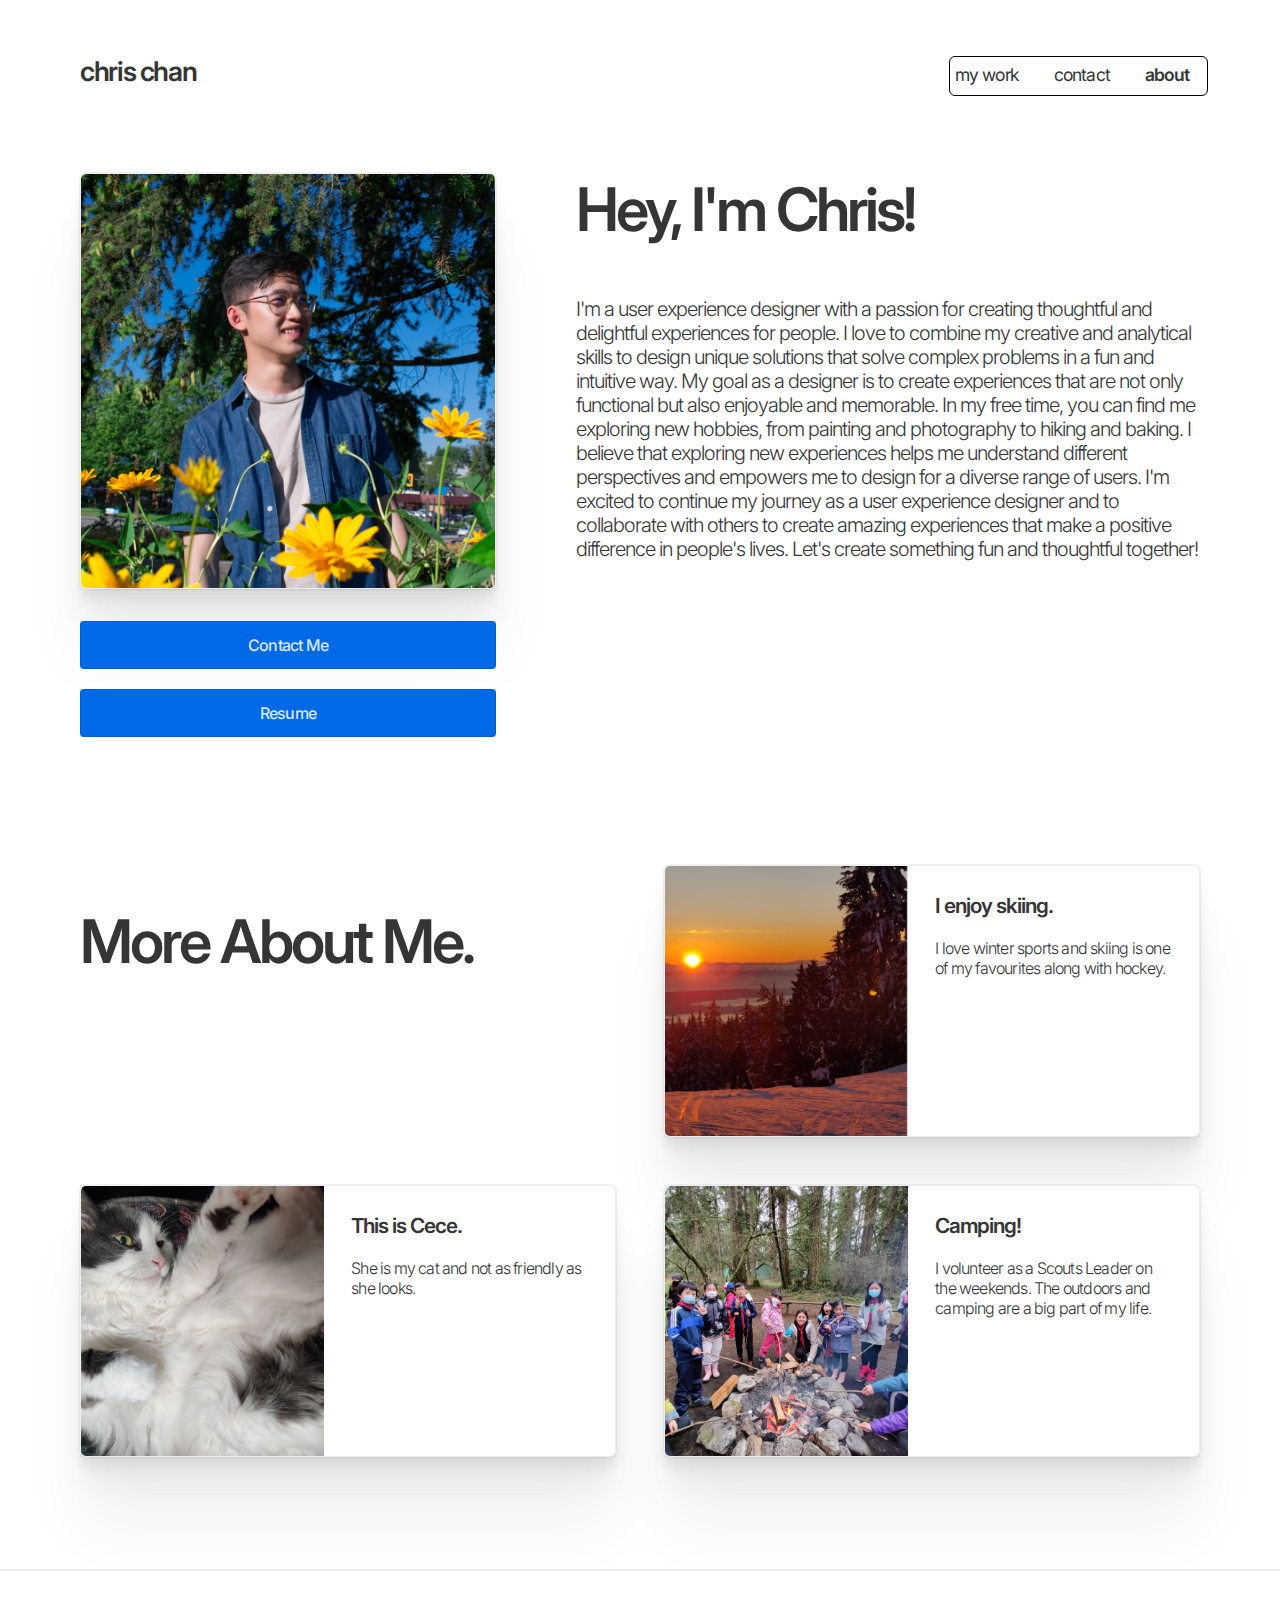
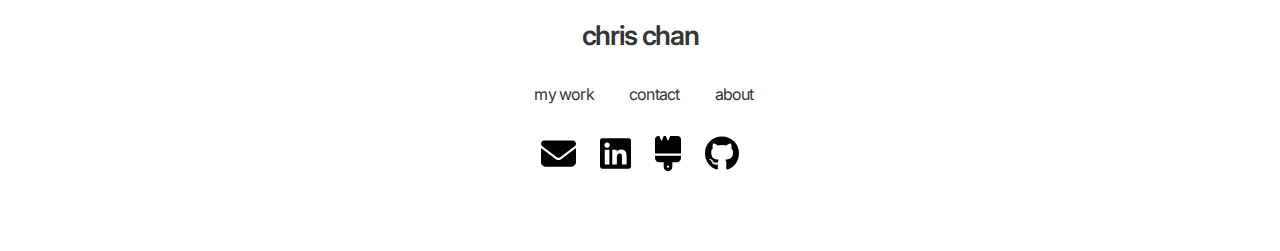
<file: about.html>
<!DOCTYPE html>
<html lang="en">
  <head>
    <meta charset="UTF-8" />
    <meta http-equiv="X-UA-Compatible" content="IE=edge" />
    <meta name="viewport" content="width=device-width, initial-scale=1.0" />
    <title>Chris Chan: About</title>
    <link rel="stylesheet" href="css/styles.css" />
    <style>
      @import url("https://fonts.googleapis.com/css2?family=Inter:wght@100;200;300;400;500;600;700;800;900&display=swap");
    </style>

    <link
      rel="stylesheet"
      href="https://cdnjs.cloudflare.com/ajax/libs/font-awesome/4.7.0/css/font-awesome.min.css"
    />
  </head>
  <body class="about">
    <div class="aboutHeroContainer">
      <div class="navbar" id="topNavbar">
        <a href="index.html" class="pageTitle">chris chan</a>
        <div class="mobileNavBorder"></div>
        <div class="navBorder"></div>
        <ul>
          <li><a href="index.html">my work</a></li>
          <li><a href="contact.html">contact</a></li>
          <li><a href="about.html" class="active">about</a></li>
          <li>
            <a
              href="javascript:void(0);"
              class="hamburger"
              onclick="hamburger()"
            >
              <i class="fa fa-bars"></i>
            </a>
          </li>
        </ul>
      </div>
    </div>
    <div class="flexHero">
      <div class="flexHeroLeft">
        <img src="img/chris2_square.jpg" alt="" />
        <div class="flexContainerCol about">
          <a href="contact.html" class="button-6 about">Contact Me </a>
          <a
            target="_blank"
            href="https://drive.google.com/file/d/1SSXXeuEwOdiYJDcoF3VtGjxsEtPEBoGM/view?usp=sharing"
            class="button-6 about"
          >
            Resume
          </a>
        </div>
      </div>

      <div class="flexHeroRight">
        <h2 class="sectionHeader">Hey, I'm Chris!</h2>
        <p>
          I'm a user experience designer with a passion for creating thoughtful
          and delightful experiences for people. I love to combine my creative
          and analytical skills to design unique solutions that solve complex
          problems in a fun and intuitive way. My goal as a designer is to
          create experiences that are not only functional but also enjoyable and
          memorable. In my free time, you can find me exploring new hobbies,
          from painting and photography to hiking and baking. I believe that
          exploring new experiences helps me understand different perspectives
          and empowers me to design for a diverse range of users. I'm excited to
          continue my journey as a user experience designer and to collaborate
          with others to create amazing experiences that make a positive
          difference in people's lives. Let's create something fun and
          thoughtful together!
        </p>
      </div>
    </div>

    <div class="projectGalleryGrid">
      <h1 class="sectionHeader">More About Me.</h1>

      <div class="projectCard notActive">
        <img src="img/about/ski.jpg" alt="" />
        <div class="projDetails">
          <!-- <p class="categories">EVALUATION</p> -->
          <h3>I enjoy skiing.</h3>
          <br />
          <p>
            I love winter sports and skiing is one of my favourites along with
            hockey.
          </p>
        </div>
      </div>
      <div class="projectCard notActive">
        <img src="img/about/cat.jpg" alt="" />
        <div class="projDetails">
          <!-- <p class="categories">EVALUATION</p> -->
          <h3>This is Cece.</h3>
          <br />
          <p>She is my cat and not as friendly as she looks.</p>
        </div>
      </div>
      <div class="projectCard notActive">
        <img src="img/about/camp.jpg" alt="" />
        <div class="projDetails">
          <!-- <p class="categories">EVALUATION</p> -->
          <h3>Camping!</h3>
          <br />
          <p>
            I volunteer as a Scouts Leader on the weekends. The outdoors and
            camping are a big part of my life.
          </p>
        </div>
      </div>
    </div>

    <footer>
      <a href="index.html" class="pageTitle">chris chan</a>
      <div class="navLinks">
        <ul>
          <li><a href="index.html" class="active">my work</a></li>
          <li><a href="contact.html">contact</a></li>
          <li><a href="about.html">about</a></li>
        </ul>
      </div>

      <div class="socials">
        <a
          target="_blank"
          href="mailto:chaanchriis@gmail.com?subject=Chat&#160;with&#160;Chris"
          ><img src="img/icons/envelope-solid.svg" alt="email"
        /></a>
        <a target="_blank" href="https://www.linkedin.com/in/chaanchriis/"
          ><img src="img/icons/linkedin.svg" alt="linkedin"
        /></a>
        <a href="styleguide.html"
          ><img src="img/icons/brush-solid.svg" alt="style guide"
        /></a>
        <a href="https://github.com/chrixchann/p03_portfolio"
          ><img src="img/icons/github.svg" alt="github"
        /></a>
      </div>
    </footer>
    <script src="js/scripts.js"></script>
  </body>
</html>
</file>
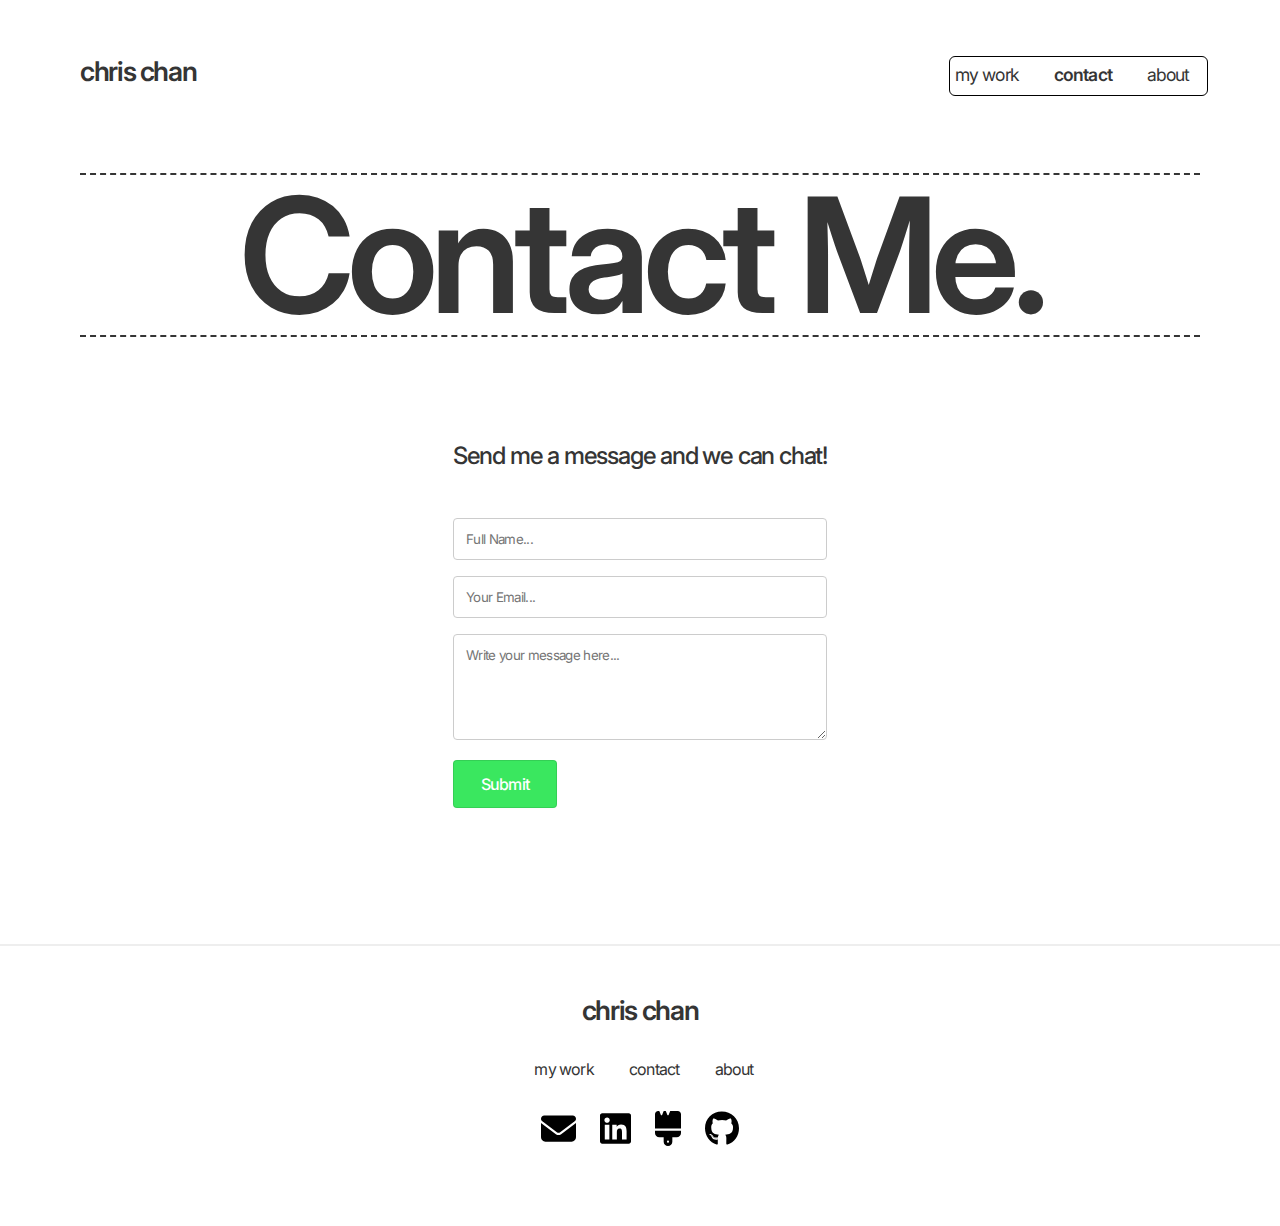
<file: contact.html>
<!DOCTYPE html>
<html lang="en">
  <head>
    <meta charset="UTF-8" />
    <meta http-equiv="X-UA-Compatible" content="IE=edge" />
    <meta name="viewport" content="width=device-width, initial-scale=1.0" />
    <title>Chris Chan: Contact Me</title>
    <link rel="stylesheet" href="css/styles.css" />
    <style>
      @import url("https://fonts.googleapis.com/css2?family=Inter:wght@100;200;300;400;500;600;700;800;900&display=swap");
    </style>

    <link
      rel="stylesheet"
      href="https://cdnjs.cloudflare.com/ajax/libs/font-awesome/4.7.0/css/font-awesome.min.css"
    />
  </head>
  <body>
    <div class="aboutHeroContainer">
      <div class="navbar" id="topNavbar">
        <a href="index.html" class="pageTitle">chris chan</a>
        <div class="mobileNavBorder"></div>
        <div class="navBorder"></div>
        <ul>
          <li><a href="index.html">my work</a></li>
          <li><a href="contact.html" class="active">contact</a></li>
          <li><a href="about.html">about</a></li>
          <li>
            <a
              href="javascript:void(0);"
              class="hamburger"
              onclick="hamburger()"
            >
              <i class="fa fa-bars"></i>
            </a>
          </li>
        </ul>
      </div>
      <div class="flexHero">
        <h1 class="styleguideHeader">Contact Me.</h1>
        <div class="flexContainerCol">
          <form
            action="https://formsubmit.co/chaanchriis@gmail.com"
            method="POST"
            class="sgGridForm"
            autocomplete="off"
          >
            <input
              type="hidden"
              name="_next"
              value="http://127.0.0.1:5500/thankyou.html"
            />

            <h3>Send me a message and we can chat!</h3>
            <div class="formGroup"></div>
            <div class="formGroup">
              <!-- <div class="formLabel"><label for="fullName">Full Name:</label></div> -->
              <div class="formInput">
                <input
                  type="text"
                  id="fullName"
                  name="name"
                  placeholder="Full Name..."
                />
              </div>
            </div>
            <div class="formGroup">
              <!-- <div class="formLabel"><label for="email">Email Address:</label></div> -->
              <div class="formInput">
                <input
                  type="text"
                  id="email"
                  name="email"
                  placeholder="Your Email..."
                />
              </div>
            </div>

            <div class="formGroup">
              <!-- <div class="formLabel"><label for="message">Message:</label></div> -->
              <div class="control">
                <textarea
                  name="message"
                  id="message"
                  class="textarea"
                  maxlength="3000"
                  rows="5"
                  placeholder="Write your message here..."
                ></textarea>
              </div>
            </div>
            <div class="formGroup">
              <button class="button-6 submit">Submit</button>
            </div>
          </form>
        </div>
      </div>
    </div>
    <footer>
      <a href="index.html" class="pageTitle">chris chan</a>
      <div class="navLinks">
        <ul>
          <li><a href="index.html" class="active">my work</a></li>
          <li><a href="contact.html" class="active">contact</a></li>
          <li><a href="about.html">about</a></li>
        </ul>
      </div>
      <!-- <div >
           <p>Email me at <span class="footerEmail"> chaanchriis@gmail.com 📧 </span></p>
         </div>
         OR
         <div class="footerLinkedin">
           <p>DM me on </p>
           <a href="https://www.linkedin.com/in/chaanchriis/">LinkedIn</a>
         </div> -->
      <div class="socials">
        <a
          target="_blank"
          href="mailto:chaanchriis@gmail.com?subject=Chat&#160;with&#160;Chris"
          ><img src="img/icons/envelope-solid.svg" alt="email"
        /></a>
        <a target="_blank" href="https://www.linkedin.com/in/chaanchriis/"
          ><img src="img/icons/linkedin.svg" alt="linkedin"
        /></a>
        <a href="styleguide.html"
          ><img src="img/icons/brush-solid.svg" alt="style guide"
        /></a>
        <a href="https://github.com/chrixchann/p03_portfolio"
          ><img src="img/icons/github.svg" alt="github"
        /></a>
      </div>
    </footer>
    <script src="js/scripts.js"></script>
  </body>
</html>
</file>
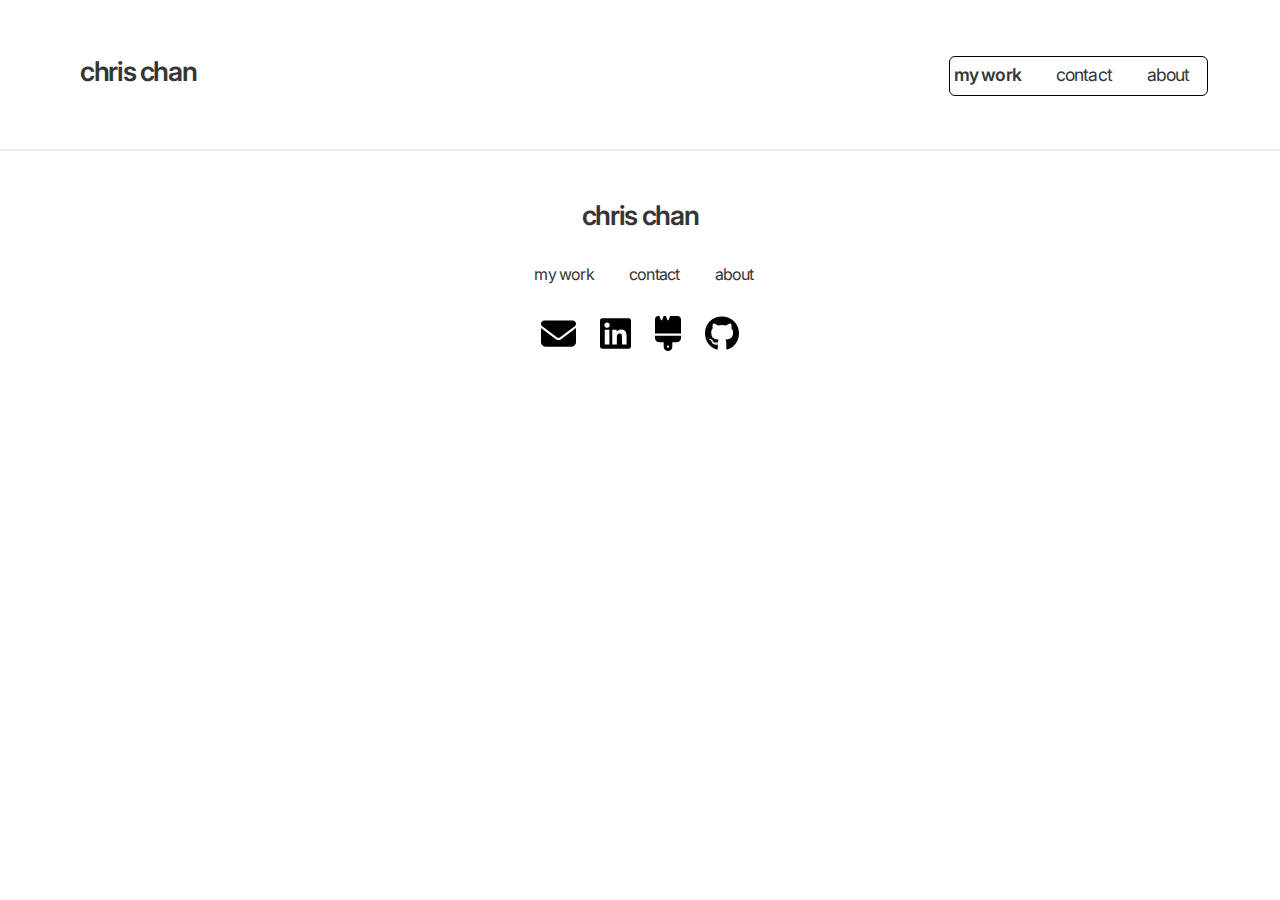
<file: criticalmass.html>
<!DOCTYPE html>
<html lang="en">
  <head>
    <meta charset="UTF-8" />
    <meta http-equiv="X-UA-Compatible" content="IE=edge" />
    <meta name="viewport" content="width=device-width, initial-scale=1.0" />
    <title>Chris Chan: Critical Mass</title>
    <link rel="stylesheet" href="css/styles.css" />
    <style>
      @import url("https://fonts.googleapis.com/css2?family=Inter:wght@100;200;300;400;500;600;700;800;900&display=swap");
    </style>

    <link
      rel="stylesheet"
      href="https://cdnjs.cloudflare.com/ajax/libs/font-awesome/4.7.0/css/font-awesome.min.css"
    />
  </head>
  <body>
    <div class="aboutHeroContainer">
      <div class="navbar" id="topNavbar">
        <a href="index.html" class="pageTitle">chris chan</a>
        <div class="mobileNavBorder"></div>
        <div class="navBorder"></div>
        <ul>
          <li><a href="index.html" class="active">my work</a></li>
          <li><a href="contact.html">contact</a></li>
          <li><a href="about.html">about</a></li>
          <li>
            <a
              href="javascript:void(0);"
              class="hamburger"
              onclick="hamburger()"
            >
              <i class="fa fa-bars"></i>
            </a>
          </li>
        </ul>
      </div>
    </div>
    <footer>
      <a href="index.html" class="pageTitle">chris chan</a>
      <div class="navLinks">
        <ul>
          <li><a href="index.html" class="active">my work</a></li>
          <li><a href="contact.html">contact</a></li>
          <li><a href="about.html">about</a></li>
        </ul>
      </div>
      <!-- <div >
           <p>Email me at <span class="footerEmail"> chaanchriis@gmail.com 📧 </span></p>
         </div>
         OR
         <div class="footerLinkedin">
           <p>DM me on </p>
           <a href="https://www.linkedin.com/in/chaanchriis/">LinkedIn</a>
         </div> -->
      <div class="socials">
        <a
          target="_blank"
          href="mailto:chaanchriis@gmail.com?subject=Chat&#160;with&#160;Chris"
          ><img src="img/icons/envelope-solid.svg" alt="email"
        /></a>
        <a target="_blank" href="https://www.linkedin.com/in/chaanchriis/"
          ><img src="img/icons/linkedin.svg" alt="linkedin"
        /></a>
        <a href="styleguide.html"
          ><img src="img/icons/brush-solid.svg" alt="style guide"
        /></a>
        <a href="https://github.com/chrixchann/p03_portfolio"
          ><img src="img/icons/github.svg" alt="github"
        /></a>
      </div>
    </footer>
    <script src="js/scripts.js"></script>
  </body>
</html>
</file>
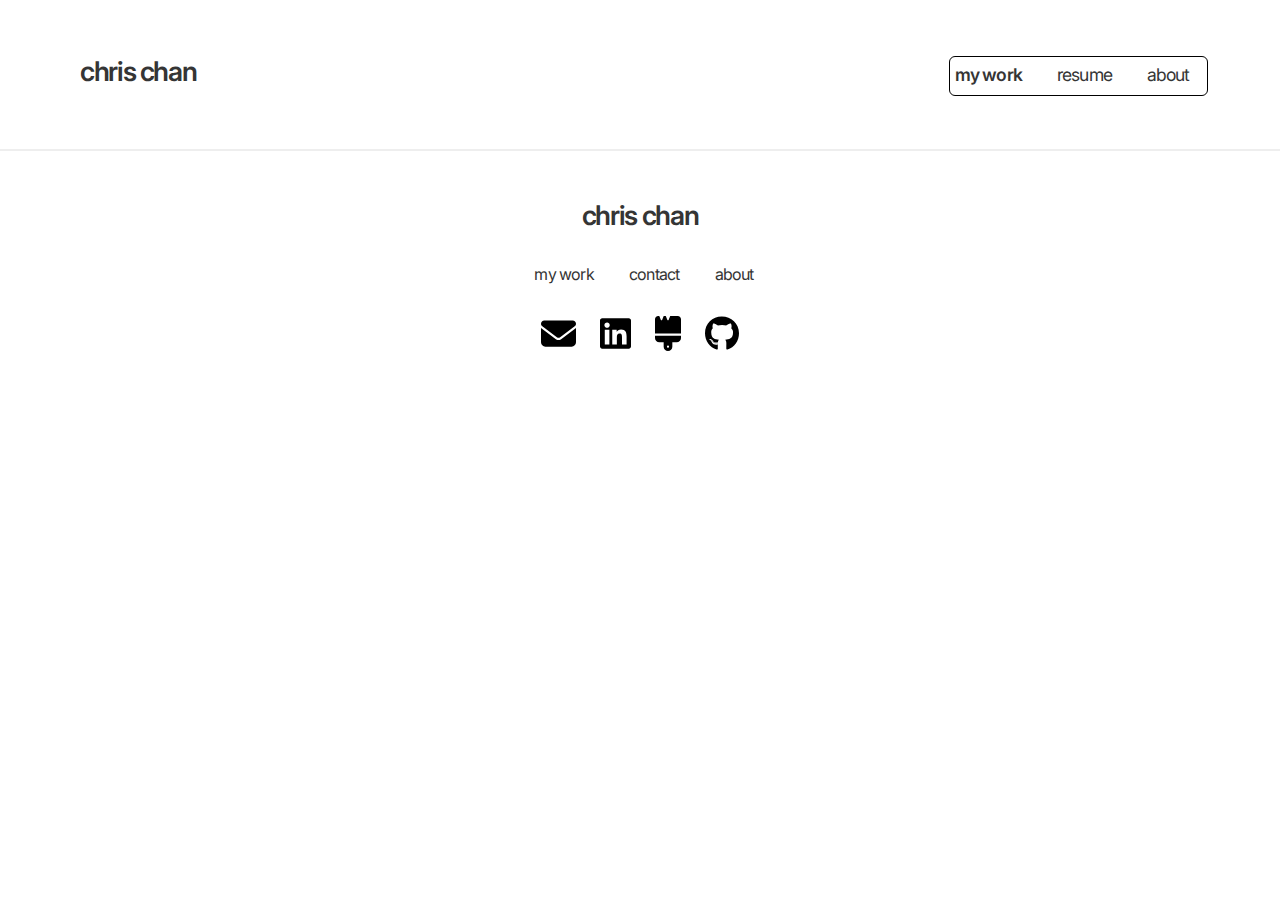
<file: hoochybooch.html>
<!DOCTYPE html>
<html lang="en">
  <head>
    <meta charset="UTF-8" />
    <meta http-equiv="X-UA-Compatible" content="IE=edge" />
    <meta name="viewport" content="width=device-width, initial-scale=1.0" />
    <title>Chris Chan: Hoochy' Booch</title>
    <link rel="stylesheet" href="css/styles.css" />
    <style>
      @import url("https://fonts.googleapis.com/css2?family=Inter:wght@100;200;300;400;500;600;700;800;900&display=swap");
    </style>

    <link
      rel="stylesheet"
      href="https://cdnjs.cloudflare.com/ajax/libs/font-awesome/4.7.0/css/font-awesome.min.css"
    />
  </head>
  <body>
    <div class="aboutHeroContainer">
      <div class="navbar" id="topNavbar">
        <a href="index.html" class="pageTitle">chris chan</a>
        <div class="mobileNavBorder"></div>
        <div class="navBorder"></div>
        <ul>
          <li><a href="index.html" class="active">my work</a></li>
          <li>
            <a
              target="_blank"
              href="https://drive.google.com/file/d/1Fr1YGUmIiIEflUGDZbJ-UYbgU2SfGnTR/view"
              >resume</a
            >
          </li>
          <li><a href="about.html">about</a></li>
          <li>
            <a
              href="javascript:void(0);"
              class="hamburger"
              onclick="hamburger()"
            >
              <i class="fa fa-bars"></i>
            </a>
          </li>
        </ul>
      </div>
    </div>
    <footer>
      <a href="index.html" class="pageTitle">chris chan</a>
      <div class="navLinks">
        <ul>
          <li><a href="index.html" class="active">my work</a></li>
          <li><a href="contact.html">contact</a></li>
          <li><a href="about.html">about</a></li>
        </ul>
      </div>
      <!-- <div >
           <p>Email me at <span class="footerEmail"> chaanchriis@gmail.com 📧 </span></p>
         </div>
         OR
         <div class="footerLinkedin">
           <p>DM me on </p>
           <a href="https://www.linkedin.com/in/chaanchriis/">LinkedIn</a>
         </div> -->
      <div class="socials">
        <a
          target="_blank"
          href="mailto:chaanchriis@gmail.com?subject=Chat&#160;with&#160;Chris"
          ><img src="img/icons/envelope-solid.svg" alt="email"
        /></a>
        <a target="_blank" href="https://www.linkedin.com/in/chaanchriis/"
          ><img src="img/icons/linkedin.svg" alt="linkedin"
        /></a>
        <a href="styleguide.html"
          ><img src="img/icons/brush-solid.svg" alt="style guide"
        /></a>
        <a href="https://github.com/chrixchann/p03_portfolio"
          ><img src="img/icons/github.svg" alt="github"
        /></a>
      </div>
    </footer>
    <script src="js/scripts.js"></script>
  </body>
</html>
</file>
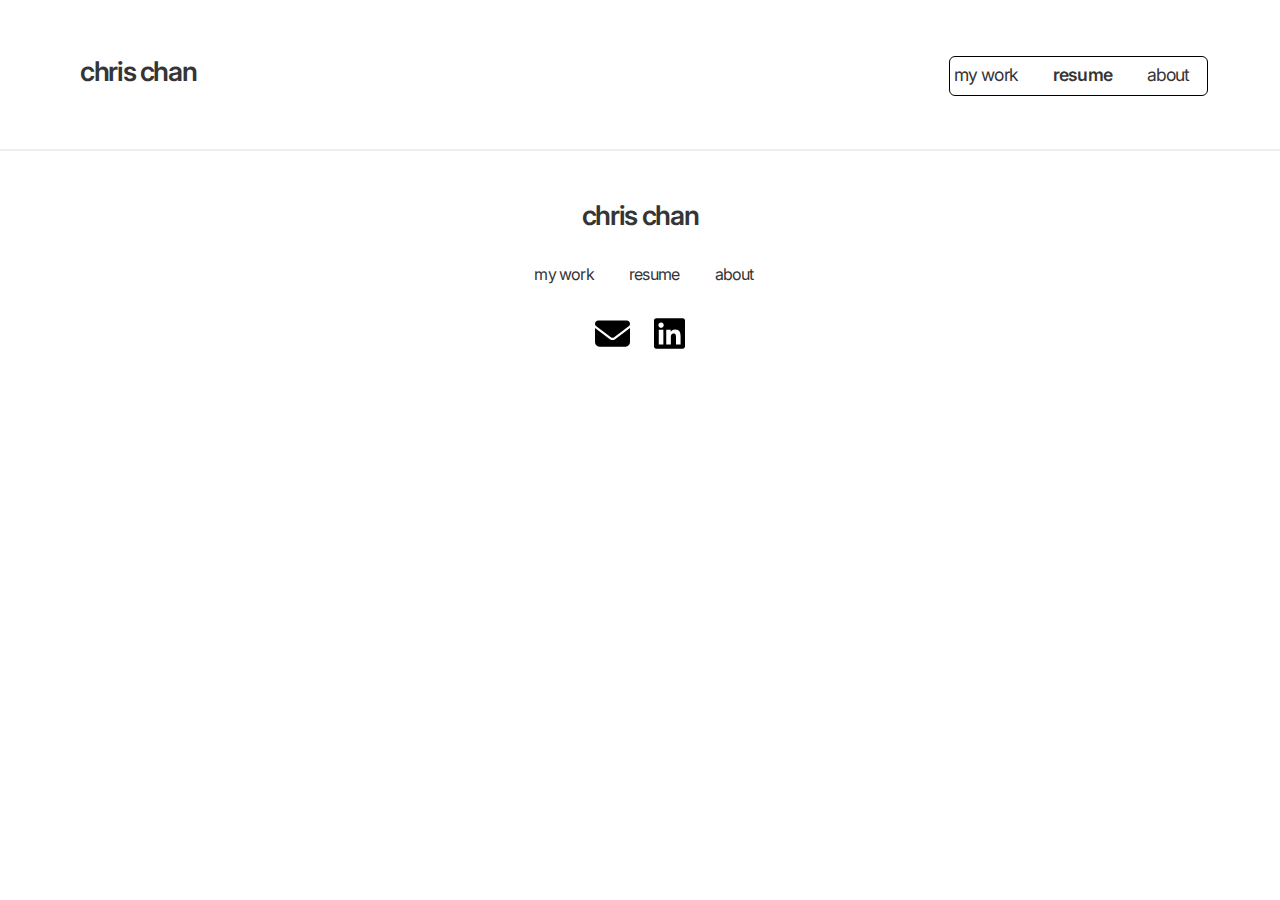
<file: resume.html>
<!DOCTYPE html>
<html lang="en">
  <head>
    <meta charset="UTF-8" />
    <meta http-equiv="X-UA-Compatible" content="IE=edge" />
    <meta name="viewport" content="width=device-width, initial-scale=1.0" />
    <title>Chris Chan: Resume</title>
    <link rel="stylesheet" href="css/styles.css" />
    <link
      href="https://fonts.googleapis.com/css?family=Inter"
      rel="stylesheet"
    />
    <link
      rel="stylesheet"
      href="https://cdnjs.cloudflare.com/ajax/libs/font-awesome/4.7.0/css/font-awesome.min.css"
    />
  </head>
  <body>
    <div class="aboutHeroContainer">
      <div class="navbar" id="topNavbar">
        <a href="index.html" class="pageTitle">chris chan</a>
        <div class="mobileNavBorder"></div>
        <div class="navBorder"></div>
        <ul>
          <li><a href="index.html">my work</a></li>
          <li><a href="resume.html" class="active">resume</a></li>
          <li><a href="about.html">about</a></li>
          <a href="javascript:void(0);" class="hamburger" onclick="hamburger()">
            <i class="fa fa-bars"></i>
          </a>
        </ul>
      </div>
    </div>
    <footer>
      <a href="index.html" class="pageTitle">chris chan</a>
      <div class="navLinks">
        <ul>
          <li><a href="index.html" class="active">my work</a></li>
          <li><a href="resume.html">resume</a></li>
          <li><a href="about.html">about</a></li>
        </ul>
      </div>
      <!-- <div >
           <p>Email me at <span class="footerEmail"> chaanchriis@gmail.com 📧 </span></p>
         </div>
         OR
         <div class="footerLinkedin">
           <p>DM me on </p>
           <a href="https://www.linkedin.com/in/chaanchriis/">LinkedIn</a>
         </div> -->
      <div class="socials">
        <a
          target="_blank"
          href="mailto:chaanchriis@gmail.com?subject=Chat with Chris"
          ><img src="img/icons/envelope-solid.svg" alt="email"
        /></a>
        <a target="_blank" href="https://www.linkedin.com/in/chaanchriis/"
          ><img src="img/icons/linkedin.svg" alt="linkedin"
        /></a>
      </div>
    </footer>
    <script src="js/scripts.js"></script>
  </body>
</html>
</file>
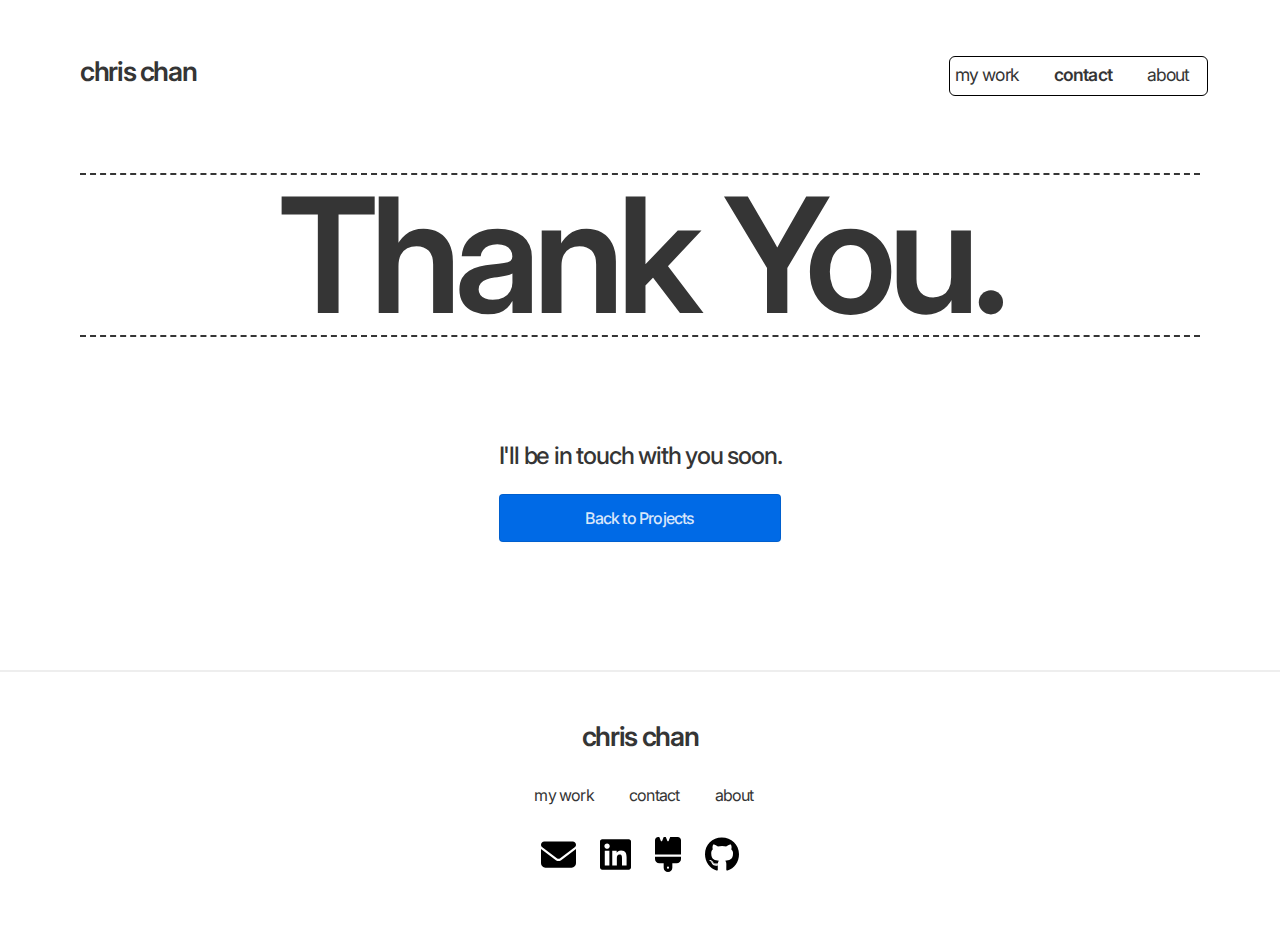
<file: thankyou.html>
<!DOCTYPE html>
<html lang="en">
  <head>
    <meta charset="UTF-8" />
    <meta http-equiv="X-UA-Compatible" content="IE=edge" />
    <meta name="viewport" content="width=device-width, initial-scale=1.0" />
    <title>Chris Chan: Contact Me</title>
    <link rel="stylesheet" href="css/styles.css" />
    <style>
      @import url("https://fonts.googleapis.com/css2?family=Inter:wght@100;200;300;400;500;600;700;800;900&display=swap");
    </style>

    <link
      rel="stylesheet"
      href="https://cdnjs.cloudflare.com/ajax/libs/font-awesome/4.7.0/css/font-awesome.min.css"
    />
  </head>
  <body>
    <div class="aboutHeroContainer">
      <div class="navbar" id="topNavbar">
        <a href="index.html" class="pageTitle">chris chan</a>
        <div class="mobileNavBorder"></div>
        <div class="navBorder"></div>
        <ul>
          <li><a href="index.html">my work</a></li>
          <li><a href="contact.html" class="active">contact</a></li>
          <li><a href="about.html">about</a></li>
          <li>
            <a
              href="javascript:void(0);"
              class="hamburger"
              onclick="hamburger()"
            >
              <i class="fa fa-bars"></i>
            </a>
          </li>
        </ul>
      </div>
      <div class="flexHero">
        <h1 class="styleguideHeader">Thank You.</h1>
        <div class="flexContainerCol">
          <h3>I'll be in touch with you soon.</h3>

          <a href="index.html" class="button-6">Back to Projects</a>
        </div>
      </div>
    </div>
    <footer>
      <a href="index.html" class="pageTitle">chris chan</a>
      <div class="navLinks">
        <ul>
          <li><a href="index.html">my work</a></li>
          <li><a href="contact.html" class="active">contact</a></li>
          <li><a href="about.html">about</a></li>
        </ul>
      </div>
      <!-- <div >
           <p>Email me at <span class="footerEmail"> chaanchriis@gmail.com 📧 </span></p>
         </div>
         OR
         <div class="footerLinkedin">
           <p>DM me on </p>
           <a href="https://www.linkedin.com/in/chaanchriis/">LinkedIn</a>
         </div> -->
      <div class="socials">
        <a
          target="_blank"
          href="mailto:chaanchriis@gmail.com?subject=Chat&#160;with&#160;Chris"
          ><img src="img/icons/envelope-solid.svg" alt="email"
        /></a>
        <a target="_blank" href="https://www.linkedin.com/in/chaanchriis/"
          ><img src="img/icons/linkedin.svg" alt="linkedin"
        /></a>
        <a href="styleguide.html"
          ><img src="img/icons/brush-solid.svg" alt="style guide"
        /></a>
        <a href="https://github.com/chrixchann/p03_portfolio"
          ><img src="img/icons/github.svg" alt="github"
        /></a>
      </div>
    </footer>
    <script src="js/scripts.js"></script>
  </body>
</html>
</file>
<file: css/styles.css>
:root{text-rendering:optimizeLegibility;--border-color: #eee;--dark-border-color: #000000;--blue-highlight: blue;--faded-text: #8c8c8c;--row-color: #e3e3ee;--off-black: #353535;--lightish-blue: #006ae6}.writeUp img{border:solid;border-radius:0.2em;border-color:var(--border-color);border-width:0.01em}h1{font-size:40px;font-weight:600}h2{font-weight:600;font-size:32px}h3{font-weight:500;font-size:24px}p{font-weight:300}*{font-family:"Inter", "sans-serif";letter-spacing:-0.05em;box-sizing:border-box}html{scroll-behavior:smooth}body,.navbar,.flexHero,.projectGalleryGrid,.writeUp,.flexContainerCol,.citations{margin:auto}.navbar,.flexHero,.projectGalleryGrid,.writeUp,.flexContainerCol,.citations{max-width:1280px;padding-left:5em;padding-right:5em}.about{color:var(--off-black)}.indexHeroContainer{background-image:url("../img/bg1.jpg");background-position:center;background-size:cover;background-repeat:no-repeat;padding-bottom:2em;color:white}.aboutHeroContainer{color:var(--off-black)}.navbar{max-width:1280px;margin:auto;display:flex;align-items:baseline;justify-content:space-between;padding-top:3em;padding-bottom:3em;white-space:nowrap}.navBorder{z-index:0;position:absolute;top:3.5em;right:5.02em;border:solid 1px var(--border-color);border-radius:6px;width:16.15em;height:2.5em;background-color:rgba(255,255,255,0.2)}.navbar ul{text-align:right;z-index:100;padding-left:0;margin-right:0.65em}.leftDiv ul{padding-left:0}.navbar ul li{list-style:none;display:inline-block;margin-left:2em}.navbar a{text-decoration:none;color:inherit}.pageTitle{font-size:1.7em;font-weight:600;white-space:nowrap}.navbar ul li a{font-size:1.1em}.navbar .hamburger{display:none;white-space:nowrap}.navbar ul li:nth-child(4){display:none}.navbar a.active{font-weight:600}.flexHero{margin:auto;margin-top:0;padding-top:1.5em;display:flex;flex-wrap:wrap;width:100%;justify-content:space-between;max-width:1280px}.flexHeroLeft{display:flex;flex-direction:column}.flexHeroLeft h1{margin-top:0;width:16em}.flexHeroLeft p{font-size:1em}.chrisImg{width:20em;aspect-ratio:4/5;box-shadow:0 0 0 1px rgba(53,72,91,0.07),0 2px 2px rgba(0,0,0,0.01),0 4px 4px rgba(0,0,0,0.02),0 10px 8px rgba(0,0,0,0.03),0 15px 15px rgba(0,0,0,0.03),0 30px 30px rgba(0,0,0,0.04),0 70px 65px rgba(0,0,0,0.05);-webkit-box-shadow:0 0 0 1px rgba(53,72,91,0.07),0 2px 2px rgba(0,0,0,0.01),0 4px 4px rgba(0,0,0,0.02),0 10px 8px rgba(0,0,0,0.03),0 15px 15px rgba(0,0,0,0.03),0 30px 30px rgba(0,0,0,0.04),0 70px 65px rgba(0,0,0,0.05);-moz-box-shadow:0 0 0 1px rgba(53,72,91,0.07),0 2px 2px rgba(0,0,0,0.01),0 4px 4px rgba(0,0,0,0.02),0 10px 8px rgba(0,0,0,0.03),0 15px 15px rgba(0,0,0,0.03),0 30px 30px rgba(0,0,0,0.04),0 70px 65px rgba(0,0,0,0.05);--webkit-border-radius: 6px;-moz-border-radius:6px;border-radius:6px;border:solid;border-color:var(--border-color);border-width:0.01em;-webkit-transition:250ms cubic-bezier(0.075, 0.82, 0.165, 1);transition:250ms cubic-bezier(0.075, 0.82, 0.165, 1)}.bgSelect .images{display:flex;flex-wrap:wrap;gap:10px}.bgSelect img{width:10em;box-shadow:0 0 0 1px rgba(53,72,91,0.07),0 2px 2px rgba(0,0,0,0.01),0 4px 4px rgba(0,0,0,0.02),0 10px 8px rgba(0,0,0,0.03),0 15px 15px rgba(0,0,0,0.03),0 30px 30px rgba(0,0,0,0.04),0 70px 65px rgba(0,0,0,0.05);-webkit-box-shadow:0 0 0 1px rgba(53,72,91,0.07),0 2px 2px rgba(0,0,0,0.01),0 4px 4px rgba(0,0,0,0.02),0 10px 8px rgba(0,0,0,0.03),0 15px 15px rgba(0,0,0,0.03),0 30px 30px rgba(0,0,0,0.04),0 70px 65px rgba(0,0,0,0.05);-moz-box-shadow:0 0 0 1px rgba(53,72,91,0.07),0 2px 2px rgba(0,0,0,0.01),0 4px 4px rgba(0,0,0,0.02),0 10px 8px rgba(0,0,0,0.03),0 15px 15px rgba(0,0,0,0.03),0 30px 30px rgba(0,0,0,0.04),0 70px 65px rgba(0,0,0,0.05);--webkit-border-radius: 6px;-moz-border-radius:6px;border-radius:6px;border:solid;border-color:var(--border-color);border-width:0.01em;-webkit-transition:250ms cubic-bezier(0.075, 0.82, 0.165, 1);transition:250ms cubic-bezier(0.075, 0.82, 0.165, 1)}.flexHeroRight{display:flex;flex-direction:column;gap:1em}.scrollContainer{overflow:hidden;-webkit-overflow:hidden;mask-image:linear-gradient(to right, rgba(0,0,0,0) 0%, #000 15%, #000 85%, rgba(0,0,0,0) 100%);-webkit-mask-image:linear-gradient(to right, rgba(0,0,0,0) 0%, #000 15%, #000 85%, rgba(0,0,0,0) 100%)}.scrollBanner{font-size:1.1em;align-self:center;white-space:nowrap;overflow:hidden;width:fit-content}.mobileScrollTip{padding-top:3.5em;flex:0 0 100%;text-align:center;margin-bottom:0}.mobileScrollTip img{width:1.5em}.mobileScrollTip p{letter-spacing:0.3em;margin-bottom:0.8em;font-weight:700}.projectGalleryGrid{margin-top:3.5em;padding-bottom:7em;display:grid;grid-template-columns:repeat(2, 1fr);gap:3em;color:var(--off-black)}.projectCardLink{text-decoration:none;color:var(--off-black)}.projectCard{background-color:white;font-family:"Poppins";display:flex;flex-direction:row;width:100%;height:17em;box-shadow:0 0 0 1px rgba(53,72,91,0.07),0 2px 2px rgba(0,0,0,0.01),0 4px 4px rgba(0,0,0,0.02),0 10px 8px rgba(0,0,0,0.03),0 15px 15px rgba(0,0,0,0.03),0 30px 30px rgba(0,0,0,0.04),0 70px 65px rgba(0,0,0,0.05);-webkit-box-shadow:0 0 0 1px rgba(53,72,91,0.07),0 2px 2px rgba(0,0,0,0.01),0 4px 4px rgba(0,0,0,0.02),0 10px 8px rgba(0,0,0,0.03),0 15px 15px rgba(0,0,0,0.03),0 30px 30px rgba(0,0,0,0.04),0 70px 65px rgba(0,0,0,0.05);-moz-box-shadow:0 0 0 1px rgba(53,72,91,0.07),0 2px 2px rgba(0,0,0,0.01),0 4px 4px rgba(0,0,0,0.02),0 10px 8px rgba(0,0,0,0.03),0 15px 15px rgba(0,0,0,0.03),0 30px 30px rgba(0,0,0,0.04),0 70px 65px rgba(0,0,0,0.05);--webkit-border-radius: 6px;-moz-border-radius:6px;border-radius:6px;border:solid;border-color:var(--border-color);border-width:0.01em;overflow:hidden;-webkit-transition:250ms cubic-bezier(0.075, 0.82, 0.165, 1);transition:250ms cubic-bezier(0.075, 0.82, 0.165, 1)}.projectCard img{height:100%;flex-basis:45%;flex-shrink:1}.projectCard .leftDiv{height:100%;flex-basis:45%;flex-shrink:0;display:flex;justify-content:center;align-items:center;flex-direction:column;gap:10px}.projectCard .projDetails{flex-basis:55%;display:flex;flex-direction:column;padding:0.4em 1.5em 2em 1.7em}.projectCard h3{font-size:1.3em;font-weight:600;margin-bottom:0}.projectCard h4{font-size:1em;font-weight:500;margin-top:0.4em}.projectCard p{margin:0}.categories{color:var(--faded-text);margin-top:2em}.projectCard .seeMore{margin-top:auto;color:var(--lightish-blue);text-decoration:none}footer{padding-top:3em;height:250px;display:flex;flex-direction:column;color:var(--off-black);align-items:center;gap:1em;border-top:solid 2px #eee;margin-bottom:2em}footer .pageTitle{font-weight:600;text-decoration:none;color:var(--off-black)}footer ul li{list-style:none;display:inline-block;justify-content:space-between;margin-right:2em}footer ul li a{color:var(--off-black);text-decoration:none}footer .socials{display:flex;gap:1.5em}.socials img{height:35px}.flexHero .styleguideHeader{height:fit-content;font-size:10em;text-align:center;width:100%;border-bottom:2px dashed var(--off-black);border-top:2px dashed var(--off-black);color:var(--off-black);margin-top:0;margin-bottom:0.5em;line-height:160px}.flexContainerRow{display:flex;flex-direction:row;flex-wrap:wrap;gap:20px;width:100%;justify-content:center;padding:2em;border:1px solid var(--faded-text);border-radius:8px}.sectionHeader{font-size:60px;width:fit-content}.styleGuide ul li{list-style:none}.styleGuide ul li a{text-decoration:none;color:var(--off-black)}.styleGuide ul li a:hover{text-decoration:underline}.groupCol{display:flex;flex-direction:column;gap:5px;margin-bottom:1.4em}.groupCol h4,.groupCol p{margin-bottom:0}.groupCol pre{margin-top:0}.button-6{align-items:center;background-color:var(--lightish-blue);border:1px solid rgba(0,0,0,0.1);border-radius:0.25rem;box-shadow:rgba(0,0,0,0.02) 0 1px 3px 0;box-sizing:border-box;color:rgba(255,255,255,0.85);cursor:pointer;display:inline-flex;font-size:16px;font-weight:500;justify-content:center;line-height:1.25;margin:0;min-height:3rem;padding:calc(0.875rem - 1px) calc(1.5rem - 1px);position:relative;text-decoration:none;transition:all 250ms;user-select:none;-webkit-user-select:none;touch-action:manipulation;vertical-align:baseline;width:auto}.button-6.submit{color:white;background-color:#3ae75f;width:6.5em}.button-6.reset{color:white;background-color:#eb5355;width:6.5em}.button-6:hover,.button-6:focus{border-color:rgba(0,0,0,0.15);box-shadow:rgba(0,0,0,0.1) 0 4px 12px}.button-6:hover,.nextProject:hover{transform:translateY(-0.2em)}.button-6:active,.nextProject:active{background-color:var(--lightish-blue);border-color:rgba(0,0,0,0.15);box-shadow:rgba(0,0,0,0.06) 0 2px 4px;color:rgba(0,0,0,0.65);transform:translateY(0)}.button-6.submit:active{background-color:#67e883}.button-6.reset:active{background-color:#e87c7e}.projectCard.intEl{height:auto}.projectCard form{padding-right:2em;padding-left:2em}.formGroup{display:flex;flex-direction:column;gap:10px;padding-top:0.5em;padding-bottom:0.5em}.sgGridForm input[type="text"],select,textarea{width:100%;padding:12px;border:1px solid #ccc;border-radius:4px;box-sizing:border-box;resize:vertical}.flexContainerCol{display:flex;flex-direction:column;margin-bottom:8em}.typeStyle{border-top:dashed var(--faded-text) 2px}.typeStyle .header{margin-top:0.2em;margin-bottom:0em}.typeStyle p{margin-top:0.6em}.control{box-sizing:border-box;clear:both;font-size:1rem;position:relative;text-align:inherit}.citations{display:flex;flex-direction:column;margin-bottom:3em}.citations a{width:fit-content;overflow-wrap:break-word;word-wrap:break-word;word-break:break-word}.aboutHeroContainer .navBorder{border-color:var(--dark-border-color)}.about h2{width:auto;margin-top:0;margin-bottom:0.2em}.about .flexHero{justify-content:space-between;gap:4em;margin-bottom:8em}.about .flexHeroLeft{display:flex;flex-direction:row;flex-wrap:wrap;gap:2em;flex:2;margin-right:1em;height:fit-content}.flexContainerCol.about{width:100%;padding:0;align-items:center;gap:20px;margin-bottom:0}.flexContainerCol.about a,.flexContainerCol.about button{width:100%}.about .flexHeroRight{flex:3;font-size:1.25em;height:fit-content}.about .flexHeroLeft img{width:100%;height:auto;box-shadow:0 0 0 1px rgba(53,72,91,0.07),0 2px 2px rgba(0,0,0,0.01),0 4px 4px rgba(0,0,0,0.02),0 10px 8px rgba(0,0,0,0.03),0 15px 15px rgba(0,0,0,0.03),0 30px 30px rgba(0,0,0,0.04),0 70px 65px rgba(0,0,0,0.05);-webkit-box-shadow:0 0 0 1px rgba(53,72,91,0.07),0 2px 2px rgba(0,0,0,0.01),0 4px 4px rgba(0,0,0,0.02),0 10px 8px rgba(0,0,0,0.03),0 15px 15px rgba(0,0,0,0.03),0 30px 30px rgba(0,0,0,0.04),0 70px 65px rgba(0,0,0,0.05);-moz-box-shadow:0 0 0 1px rgba(53,72,91,0.07),0 2px 2px rgba(0,0,0,0.01),0 4px 4px rgba(0,0,0,0.02),0 10px 8px rgba(0,0,0,0.03),0 15px 15px rgba(0,0,0,0.03),0 30px 30px rgba(0,0,0,0.04),0 70px 65px rgba(0,0,0,0.05);--webkit-border-radius: 6px;-moz-border-radius:6px;border-radius:6px;border:solid;border-color:var(--border-color);border-width:0.01em}.nextProject{margin-left:auto;box-shadow:0 0 0 1px rgba(53,72,91,0.07),0 2px 2px rgba(0,0,0,0.01),0 4px 4px rgba(0,0,0,0.02),0 10px 8px rgba(0,0,0,0.03),0 15px 15px rgba(0,0,0,0.03),0 30px 30px rgba(0,0,0,0.04),0 70px 65px rgba(0,0,0,0.05);-webkit-box-shadow:0 0 0 1px rgba(53,72,91,0.07),0 2px 2px rgba(0,0,0,0.01),0 4px 4px rgba(0,0,0,0.02),0 10px 8px rgba(0,0,0,0.03),0 15px 15px rgba(0,0,0,0.03),0 30px 30px rgba(0,0,0,0.04),0 70px 65px rgba(0,0,0,0.05);-moz-box-shadow:0 0 0 1px rgba(53,72,91,0.07),0 2px 2px rgba(0,0,0,0.01),0 4px 4px rgba(0,0,0,0.02),0 10px 8px rgba(0,0,0,0.03),0 15px 15px rgba(0,0,0,0.03),0 30px 30px rgba(0,0,0,0.04),0 70px 65px rgba(0,0,0,0.05);--webkit-border-radius: 6px;-moz-border-radius:6px;border-radius:6px;border:solid;border-color:var(--border-color);border-width:0.01em;padding-left:1em;padding-right:1em;margin-bottom:1em;background-color:rgba(255,255,255,0.2);transition:all 250ms}.nextProject a{text-decoration:none;color:white}.heroCaption{margin-left:auto;font-size:18px}.writeUp{margin-top:3em;margin-bottom:5em;padding-bottom:3.5em;font-size:1.3em;padding-left:4em;padding-right:4em;display:flex;flex-direction:column;gap:3em;border-bottom:1px solid #eee}.writeUp img{width:100%}.flexElement{display:flex;flex-wrap:wrap;flex-direction:row;justify-content:space-between}.projInfoList{display:flex;flex-direction:column;padding-bottom:3em}.projInfo{display:flex;flex-direction:row;border-bottom:2px solid var(--row-color)}.projInfo h3{width:30%;flex-shrink:0}.projInfo p{vertical-align:baseline}.projSection{display:flex;flex-wrap:wrap;flex-direction:row}.projSection h1,.projSection h3{width:100%}.projSection p{width:60%;margin:0;margin-bottom:1.5em}.projSection .comments{width:25%;margin-left:auto;font-family:"Roboto Mono", monospace;color:var(--lightish-blue);font-size:18px;margin-left:auto}.projGrid{display:grid;grid-template-columns:repeat(2, 1fr);gap:0.5em}.burbHeroContainer{background-image:url("../img/burb/burb-hero.png");background-position:center;background-size:cover;background-repeat:no-repeat;padding-bottom:2em;color:white}.burbLogotype{margin-bottom:0.5em;margin-top:2.5em}.burbHeroImg{width:100%;box-shadow:0 0 0 1px rgba(53,72,91,0.07),0 2px 2px rgba(0,0,0,0.01),0 4px 4px rgba(0,0,0,0.02),0 10px 8px rgba(0,0,0,0.03),0 15px 15px rgba(0,0,0,0.03),0 30px 30px rgba(0,0,0,0.04),0 70px 65px rgba(0,0,0,0.05);-webkit-box-shadow:0 0 0 1px rgba(53,72,91,0.07),0 2px 2px rgba(0,0,0,0.01),0 4px 4px rgba(0,0,0,0.02),0 10px 8px rgba(0,0,0,0.03),0 15px 15px rgba(0,0,0,0.03),0 30px 30px rgba(0,0,0,0.04),0 70px 65px rgba(0,0,0,0.05);-moz-box-shadow:0 0 0 1px rgba(53,72,91,0.07),0 2px 2px rgba(0,0,0,0.01),0 4px 4px rgba(0,0,0,0.02),0 10px 8px rgba(0,0,0,0.03),0 15px 15px rgba(0,0,0,0.03),0 30px 30px rgba(0,0,0,0.04),0 70px 65px rgba(0,0,0,0.05);--webkit-border-radius: 6px;-moz-border-radius:6px;border-radius:6px;border:solid;border-color:var(--border-color);border-width:0.01em}.doubleHeroContainer{background-image:url("../img/doubleclub/hero.png");background-position:center;background-size:cover;background-repeat:no-repeat;padding-bottom:2em;color:white}.navbar ul li:hover,.nextProject a:hover{text-decoration:underline}.burbHeroContainer .navbar ul li:hover{text-decoration:underline}footer ul li a:hover{color:var(--blue-highlight);text-decoration:underline}.bgSelect img:hover{cursor:pointer}.scrollBanner{-moz-transform:translateX(100%);-webkit-transform:translateX(100%);transform:translateX(100%);-moz-animation:my-animation 6s linear infinite;-webkit-animation:my-animation 6s linear infinite;animation:my-animation 6s linear infinite}@keyframes my-animation{from{-moz-transform:translateX(100%);-webkit-transform:translateX(100%);transform:translateX(100%)}to{-moz-transform:translateX(-100%);-webkit-transform:translateX(-100%);transform:translateX(-100%)}}.projectCard.active:hover,.bgSelect img:hover,.chrisImg:hover{transform:translateY(-0.3em)}.projectCard.active:hover .seeMore{font-weight:500}.projectCard.active:active,.bgSelect img:active,.chrisImg:active{background-color:#f0f0f1;border-color:rgba(0,0,0,0.15);box-shadow:rgba(0,0,0,0.06) 0 2px 4px;color:rgba(0,0,0,0.65);transform:translateY(0)}@supports (-moz-appearance: meterbar){@media only screen and (min-width: 1280px){.navBorder{right:calc(4.52em + (100vw - 1280px) / 2)}}}@media only screen and (min-width: 1280px){.navBorder{right:calc(4.52em + (100vw - 1280px) / 2)}}@media only screen and (max-width: 1200px){.chrisImg{width:17em}.scrollContainer{width:17em}.scrollBanner{font-size:1em}h1{font-size:2em}.bgSelect img{width:8em}.burbLogotype{width:250px}}@media only screen and (max-width: 1020px){.chrisImg{display:none}.scrollContainer{width:15em}.scrollBanner{font-size:0.85em}h1{font-size:1.7em}.flexHeroLeft p{font-size:0.9em}.bgSelect img{width:7em}.projectCard{height:12rem;font-size:14px}.burbLogotype{width:230px}.flexHero .styleguideHeader{font-size:7.9em;line-height:135px}.projectCard img{flex-basis:auto}.flexHero .styleguideHeader{font-size:7.7em;line-height:135px}.bio h1{width:100%;font-size:32px}.heroContainer{padding-bottom:4em}.flexHeroLeft,.flexHeroRight{width:100%}.scrollContainer{width:100%}.scrollBanner{padding-top:2em;font-size:1.1em;width:auto}h1{font-size:1.7em;width:100%}.flexHeroLeft p{font-size:0.9em}.bgSelect img{width:7em}.scrollBanner{-moz-transform:translateX(100%);-webkit-transform:translateX(100%);transform:translateX(100%);-moz-animation:my-animation 9s linear infinite;-webkit-animation:my-animation 9s linear infinite;animation:my-animation 9s linear infinite}.flexHero .styleguideHeader{font-size:5.5em;line-height:135px}}@media only screen and (max-width: 856px){.projectGalleryGrid{grid-template-columns:repeat(1, 1fr)}}@media only screen and (max-width: 750px){.about .flexHero{flex-direction:column}}@media only screen and (max-width: 615px){.navbar,.flexHero,.projectGalleryGrid,.writeUp,.flexContainerCol,.citations{max-width:1280px;padding-left:3em;padding-right:3em}.navBorder{display:none}.navbar ul li a{display:none}.navbar a.hamburger{display:inline-block;font-size:1.6em;order:1}.navbar{padding-bottom:0}.navbar.responsive ul li{position:relative}.mobileNavBorder{z-index:0;position:absolute;top:3.6em;right:3.07em;border:solid 1px var(--border-color);border-radius:8px;width:2.5em;height:2.5em;background-color:rgba(255,255,255,0.2)}.indexHeroContainer{padding-bottom:2em}.aboutHeroContainer .mobileNavBorder{border-color:var(--dark-border-color)}.navbar.responsive .mobileNavBorder{width:5.8em;height:9.3em}.navbar.responsive ul{display:flex;flex-direction:column;gap:0.8em}.navbar ul li:nth-child(4){display:inline-block}.navbar.responsive ul a.hamburger{order:1}.navbar.responsive ul li:first-child{order:2}.navbar.responsive ul li:nth-child(2){order:3}.navbar.responsive ul li:nth-child(3){order:4}.navbar.responsive a{float:none;display:block;text-align:right}.burbLogotype{width:200px}.writeUp .projInfo{flex-direction:column}.writeUp .projInfo h3{margin-bottom:0}.flexHero .styleguideHeader{font-size:5.5em;line-height:110px}.comments{display:none}.writeUp p{width:100%}}@supports (-moz-appearance: meterbar){@media only screen and (max-width: 615px){.mobileNavBorder{top:3.75em;right:3.02em}}}@media only screen and (max-width: 500px){.bgSelect{display:none}}
</file>
